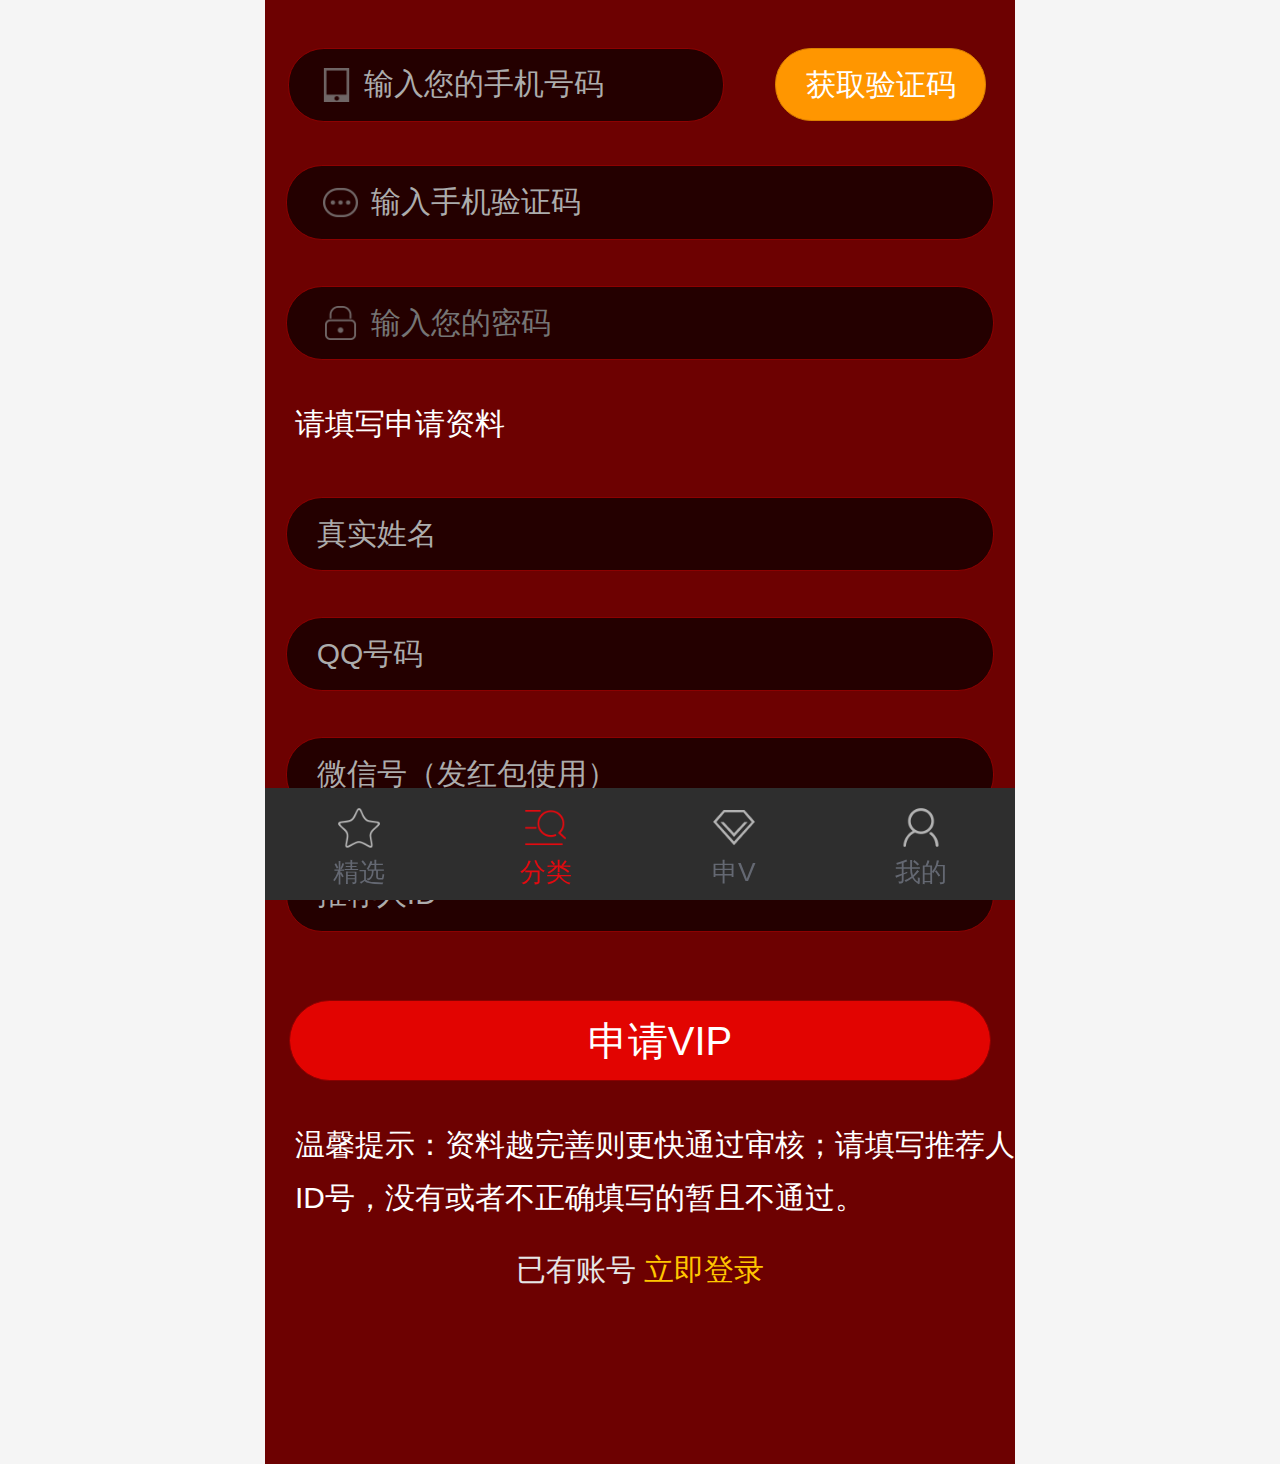
<file: apply_V.html>
﻿<!DOCTYPE html>
<html>
<head>
<meta http-equiv="Content-Type" content="text/html; charset=utf-8" />
<meta name="viewport" content="width=device-width, initial-scale=1.0, minimum-scale=1.0, maximum-scale=1.0, user-scalable=no" />
<meta name="format-detection" content="telephone=no" />
<meta name="apple-mobile-web-app-capable" content="yes" />
<title>申V页</title>
<link rel="stylesheet" type="text/css" href="css/publice.css"/>
<link rel="stylesheet" type="text/css" href="css/style.css"/>
<link rel="stylesheet" href="css/swiper.min.css">
<script src="js/jquery-1.10.1.min.js" type="text/javascript"></script>
<script type="text/javascript">        
	fnResize();
	var evt = "onorientationchange" in window ? "orientationchange" : "resize";
	window.addEventListener("resize", function() {
	    fnResize()
	}, false);
	function fnResize(){
	    var docWidth = document.documentElement.clientWidth,
	            body = document.getElementsByTagName('html')[0];
	if(docWidth >= 750) docWidth = 749;
	body.style.fontSize = docWidth / 20 + 'px';
	}
</script> 
<script src="js/swiper.min.js"></script>
<script type="text/javascript" src="js/style.js" ></script>
</head>
<body>
<div class="ts-wrap">
	<div class="apply_con">
		<p><input type="text" value="输入您的手机号码" class="testD text" onClick="test5()" onblur="test6()"  id="testC" /><a href="#" class="yzm">获取验证码</a></p>	
		<input type="text" value="输入手机验证码" class="testE text" onClick="test7()" onblur="test8()"  id="testD" />
		<input type="password" placeholder="输入您的密码" class="testF text"  onClick="test9()" onblur="test10()"  id="testE" />
		<p class="p1">请填写申请资料</p>
		<input type="text" value="真实姓名" class="testG text" onClick="testa()" onblur="testb()"  id="testF" />
		<input type="text" value="QQ号码" class="testH text"  onClick="testc()" onblur="testd()"  id="testG" />
		<input type="text" value="微信号（发红包使用）" class="testI text" onClick="teste()" onblur="testf()"  id="testH" />
		<input type="text" value="推荐人ID" class="testJ text"  onClick="testg()" onblur="testh()"  id="testI" />
		<input type="button" value="申请VIP" class="testK text" />
		<p class="p1">温馨提示：资料越完善则更快通过审核；请填写推荐人ID号，没有或者不正确填写的暂且不通过。</p>
		<p class="p2">已有账号 <a href="login.html">立即登录</a> </p>
	</div>
	<!--固定底部 S-->
	<div class="ts-bottom-fix">
		<div class="ts-inner-wrap">
			<ul class="clearfix">
				<li class="normal"><a href="index.html"><i class="ico ind"></i><span>精选</span></a></li>
				<li class="normal"><a href="category_page.html" class="cur"><i class="ico show"></i><span>分类</span></a></li>
				<li class="normal mrl"><a href="apply_V.html"><i class="ico con"></i><span>申V</span></a></li>
				<li class="normal"><a href="personal.html"><i class="ico shop"></i><span>我的</span></a></li>
			</ul>
		</div>
	</div>
	<!--固定底部 E-->
</div>	
</body>
</html>
</file>
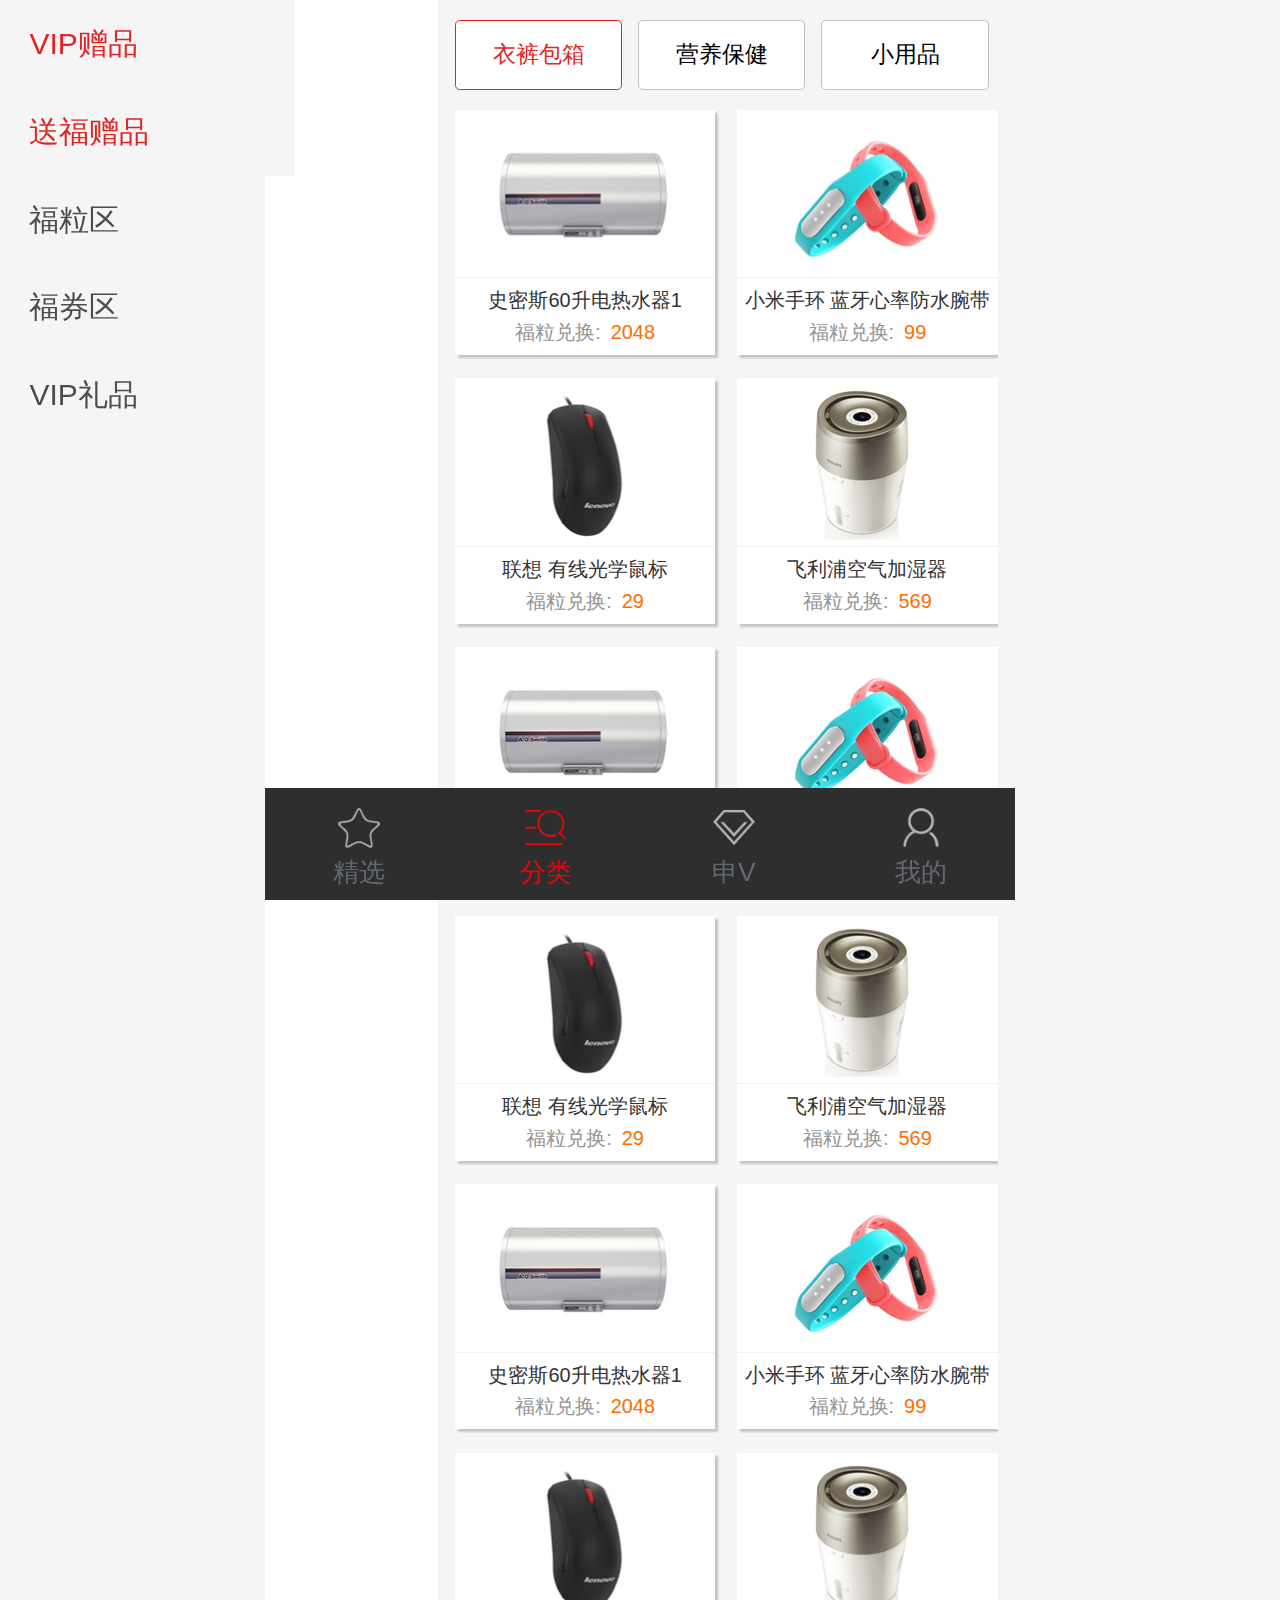
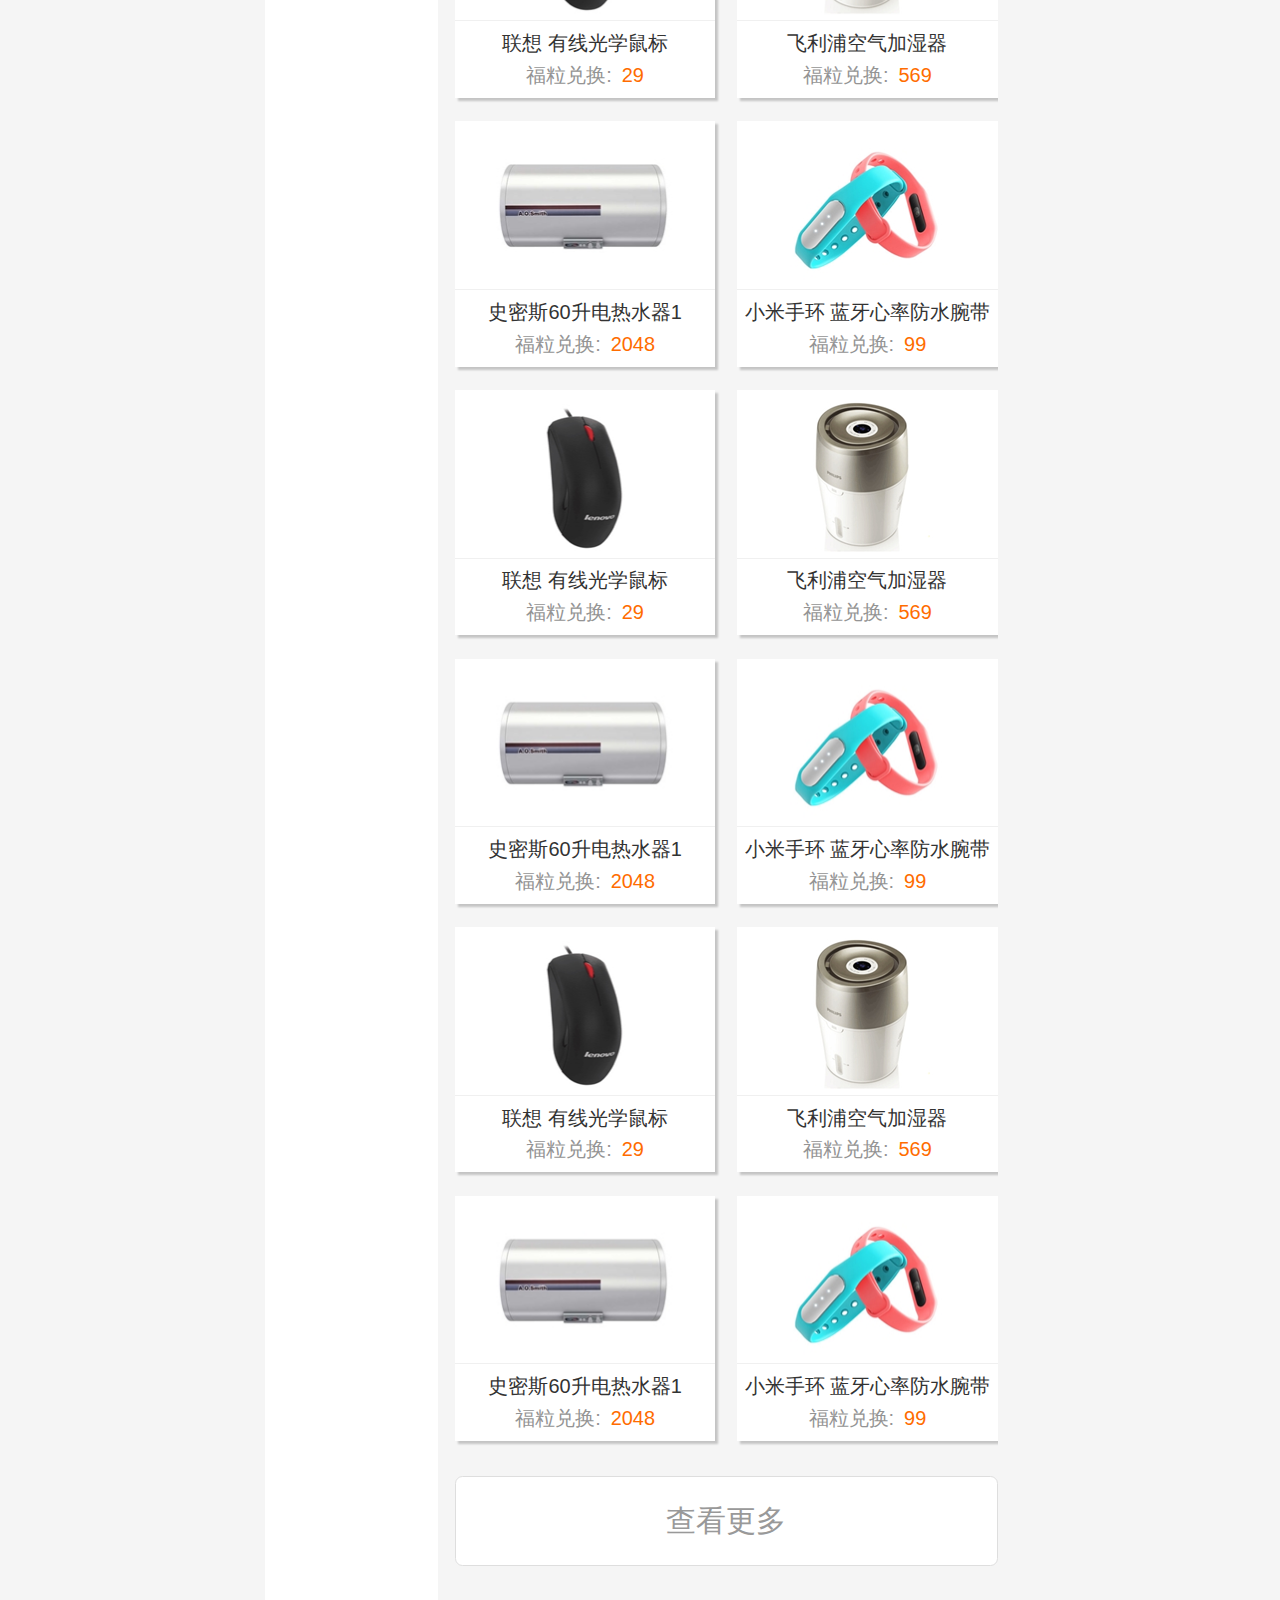
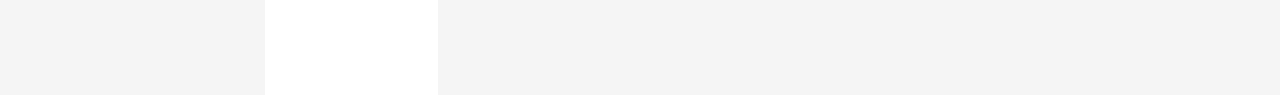
<file: category_page.html>
﻿<!DOCTYPE html>
<html>
<head>
<meta http-equiv="Content-Type" content="text/html; charset=utf-8" />
<meta name="viewport" content="width=device-width, initial-scale=1.0, minimum-scale=1.0, maximum-scale=1.0, user-scalable=no" />
<meta name="format-detection" content="telephone=no" />
<meta name="apple-mobile-web-app-capable" content="yes" />
<title>分类页</title>
<link rel="stylesheet" type="text/css" href="css/publice.css"/>
<link rel="stylesheet" type="text/css" href="css/style.css"/>
<link rel="stylesheet" href="css/swiper.min.css">
<script src="js/jquery-1.10.1.min.js" type="text/javascript"></script>
<script type="text/javascript">        
	fnResize();
	var evt = "onorientationchange" in window ? "orientationchange" : "resize";
	window.addEventListener("resize", function() {
	    fnResize()
	}, false);
	function fnResize(){
	    var docWidth = document.documentElement.clientWidth,
	            body = document.getElementsByTagName('html')[0];
	if(docWidth >= 750) docWidth = 749;
	body.style.fontSize = docWidth / 20 + 'px';
	}
</script> 
<script src="js/swiper.min.js"></script>
<script type="text/javascript" src="js/style.js" ></script>
<script type="text/javascript" src="js/jquery.js" ></script>
<script type="text/javascript" src="js/jquery.superslide.2.1.1.js" ></script>
<script type="text/javascript" src="js/style.js" ></script>
</head>
<body>
<div class="ts-wrap">
	<div class="category_con">
		<div class="category_l">
			<ul>
				<li>
					<a href="#">VIP赠品</a>
				</li>
				<li>
					<a href="#" class="cur">送福赠品</a>
				</li>
				<li>
					<a href="#">福粒区</a>
				</li>
				<li>
					<a href="#">福券区</a>
				</li>
				<li>
					<a href="#">VIP礼品</a>
				</li>
			</ul>
		</div>
		<div class="category_r">
			<div class="slideTxtBox_cate">
				<div class="hd">
					<ul><li>衣裤包箱</li><li>营养保健</li><li class="last">小用品</li></ul>
				</div>
				<div class="bd">
					<ul>
						<li>
							<dl>
								<dd>
									<a href="product_details.html">
										<img src="images/cate_pic1.png">
										<div class="wz">
											<h2>史密斯60升电热水器1</h2>
											<p>福粒兑换:<span>2048</span></p>
										</div>
									</a>
								</dd>
								<dd>
									<a href="product_details.html">
										<img src="images/cate_pic2.png">
										<div class="wz">
											<h2>小米手环 蓝牙心率防水腕带</h2>
											<p>福粒兑换:<span>99</span></p>
										</div>
									</a>
								</dd>
								<dd>
									<a href="product_details.html">
										<img src="images/cate_pic3.png">
										<div class="wz">
											<h2>联想 有线光学鼠标</h2>
											<p>福粒兑换:<span>29</span></p>
										</div>
									</a>
								</dd>
								<dd>
									<a href="product_details.html">
										<img src="images/cate_pic4.png">
										<div class="wz">
											<h2>飞利浦空气加湿器</h2>
											<p>福粒兑换:<span>569</span></p>
										</div>
									</a>
								</dd>
								<dd>
									<a href="product_details.html">
										<img src="images/cate_pic1.png">
										<div class="wz">
											<h2>史密斯60升电热水器1</h2>
											<p>福粒兑换:<span>2048</span></p>
										</div>
									</a>
								</dd>
								<dd>
									<a href="product_details.html">
										<img src="images/cate_pic2.png">
										<div class="wz">
											<h2>小米手环 蓝牙心率防水腕带</h2>
											<p>福粒兑换:<span>99</span></p>
										</div>
									</a>
								</dd>
								<dd>
									<a href="product_details.html">
										<img src="images/cate_pic3.png">
										<div class="wz">
											<h2>联想 有线光学鼠标</h2>
											<p>福粒兑换:<span>29</span></p>
										</div>
									</a>
								</dd>
								<dd>
									<a href="product_details.html">
										<img src="images/cate_pic4.png">
										<div class="wz">
											<h2>飞利浦空气加湿器</h2>
											<p>福粒兑换:<span>569</span></p>
										</div>
									</a>
								</dd>
								<dd>
									<a href="product_details.html">
										<img src="images/cate_pic1.png">
										<div class="wz">
											<h2>史密斯60升电热水器1</h2>
											<p>福粒兑换:<span>2048</span></p>
										</div>
									</a>
								</dd>
								<dd>
									<a href="product_details.html">
										<img src="images/cate_pic2.png">
										<div class="wz">
											<h2>小米手环 蓝牙心率防水腕带</h2>
											<p>福粒兑换:<span>99</span></p>
										</div>
									</a>
								</dd>
								<dd>
									<a href="product_details.html">
										<img src="images/cate_pic3.png">
										<div class="wz">
											<h2>联想 有线光学鼠标</h2>
											<p>福粒兑换:<span>29</span></p>
										</div>
									</a>
								</dd>
								<dd>
									<a href="product_details.html">
										<img src="images/cate_pic4.png">
										<div class="wz">
											<h2>飞利浦空气加湿器</h2>
											<p>福粒兑换:<span>569</span></p>
										</div>
									</a>
								</dd>
								<dd>
									<a href="product_details.html">
										<img src="images/cate_pic1.png">
										<div class="wz">
											<h2>史密斯60升电热水器1</h2>
											<p>福粒兑换:<span>2048</span></p>
										</div>
									</a>
								</dd>
								<dd>
									<a href="product_details.html">
										<img src="images/cate_pic2.png">
										<div class="wz">
											<h2>小米手环 蓝牙心率防水腕带</h2>
											<p>福粒兑换:<span>99</span></p>
										</div>
									</a>
								</dd>
								<dd>
									<a href="product_details.html">
										<img src="images/cate_pic3.png">
										<div class="wz">
											<h2>联想 有线光学鼠标</h2>
											<p>福粒兑换:<span>29</span></p>
										</div>
									</a>
								</dd>
								<dd>
									<a href="product_details.html">
										<img src="images/cate_pic4.png">
										<div class="wz">
											<h2>飞利浦空气加湿器</h2>
											<p>福粒兑换:<span>569</span></p>
										</div>
									</a>
								</dd>
								<dd>
									<a href="product_details.html">
										<img src="images/cate_pic1.png">
										<div class="wz">
											<h2>史密斯60升电热水器1</h2>
											<p>福粒兑换:<span>2048</span></p>
										</div>
									</a>
								</dd>
								<dd>
									<a href="product_details.html">
										<img src="images/cate_pic2.png">
										<div class="wz">
											<h2>小米手环 蓝牙心率防水腕带</h2>
											<p>福粒兑换:<span>99</span></p>
										</div>
									</a>
								</dd>
								<dd>
									<a href="product_details.html">
										<img src="images/cate_pic3.png">
										<div class="wz">
											<h2>联想 有线光学鼠标</h2>
											<p>福粒兑换:<span>29</span></p>
										</div>
									</a>
								</dd>
								<dd>
									<a href="product_details.html">
										<img src="images/cate_pic4.png">
										<div class="wz">
											<h2>飞利浦空气加湿器</h2>
											<p>福粒兑换:<span>569</span></p>
										</div>
									</a>
								</dd>
								<dd>
									<a href="product_details.html">
										<img src="images/cate_pic1.png">
										<div class="wz">
											<h2>史密斯60升电热水器1</h2>
											<p>福粒兑换:<span>2048</span></p>
										</div>
									</a>
								</dd>
								<dd>
									<a href="product_details.html">
										<img src="images/cate_pic2.png">
										<div class="wz">
											<h2>小米手环 蓝牙心率防水腕带</h2>
											<p>福粒兑换:<span>99</span></p>
										</div>
									</a>
								</dd>
							</dl>
							<div class="more"><a style="cursor: pointer;" onclick="javascipt:;">查看更多</a></div>
						</li>
					</ul>
					<ul>
						<li>
							<dl>
								<dd>
									<a href="product_details.html">
										<img src="images/cate_pic1.png">
										<div class="wz">
											<h2>史密斯60升电热水器2</h2>
											<p>福粒兑换:<span>2048</span></p>
										</div>
									</a>
								</dd>
								<dd>
									<a href="product_details.html">
										<img src="images/cate_pic2.png">
										<div class="wz">
											<h2>小米手环 蓝牙心率防水腕带</h2>
											<p>福粒兑换:<span>99</span></p>
										</div>
									</a>
								</dd>
								<dd>
									<a href="product_details.html">
										<img src="images/cate_pic3.png">
										<div class="wz">
											<h2>联想 有线光学鼠标</h2>
											<p>福粒兑换:<span>29</span></p>
										</div>
									</a>
								</dd>
								<dd>
									<a href="product_details.html">
										<img src="images/cate_pic4.png">
										<div class="wz">
											<h2>飞利浦空气加湿器</h2>
											<p>福粒兑换:<span>569</span></p>
										</div>
									</a>
								</dd>
								<dd>
									<a href="product_details.html">
										<img src="images/cate_pic1.png">
										<div class="wz">
											<h2>史密斯60升电热水器1</h2>
											<p>福粒兑换:<span>2048</span></p>
										</div>
									</a>
								</dd>
								<dd>
									<a href="product_details.html">
										<img src="images/cate_pic2.png">
										<div class="wz">
											<h2>小米手环 蓝牙心率防水腕带</h2>
											<p>福粒兑换:<span>99</span></p>
										</div>
									</a>
								</dd>
								<dd>
									<a href="product_details.html">
										<img src="images/cate_pic3.png">
										<div class="wz">
											<h2>联想 有线光学鼠标</h2>
											<p>福粒兑换:<span>29</span></p>
										</div>
									</a>
								</dd>
								<dd>
									<a href="product_details.html">
										<img src="images/cate_pic4.png">
										<div class="wz">
											<h2>飞利浦空气加湿器</h2>
											<p>福粒兑换:<span>569</span></p>
										</div>
									</a>
								</dd>
								<dd>
									<a href="product_details.html">
										<img src="images/cate_pic1.png">
										<div class="wz">
											<h2>史密斯60升电热水器1</h2>
											<p>福粒兑换:<span>2048</span></p>
										</div>
									</a>
								</dd>
								<dd>
									<a href="product_details.html">
										<img src="images/cate_pic2.png">
										<div class="wz">
											<h2>小米手环 蓝牙心率防水腕带</h2>
											<p>福粒兑换:<span>99</span></p>
										</div>
									</a>
								</dd>
								<dd>
									<a href="product_details.html">
										<img src="images/cate_pic3.png">
										<div class="wz">
											<h2>联想 有线光学鼠标</h2>
											<p>福粒兑换:<span>29</span></p>
										</div>
									</a>
								</dd>
								<dd>
									<a href="product_details.html">
										<img src="images/cate_pic4.png">
										<div class="wz">
											<h2>飞利浦空气加湿器</h2>
											<p>福粒兑换:<span>569</span></p>
										</div>
									</a>
								</dd>
								<dd>
									<a href="product_details.html">
										<img src="images/cate_pic1.png">
										<div class="wz">
											<h2>史密斯60升电热水器1</h2>
											<p>福粒兑换:<span>2048</span></p>
										</div>
									</a>
								</dd>
								<dd>
									<a href="product_details.html">
										<img src="images/cate_pic2.png">
										<div class="wz">
											<h2>小米手环 蓝牙心率防水腕带</h2>
											<p>福粒兑换:<span>99</span></p>
										</div>
									</a>
								</dd>
								<dd>
									<a href="product_details.html">
										<img src="images/cate_pic3.png">
										<div class="wz">
											<h2>联想 有线光学鼠标</h2>
											<p>福粒兑换:<span>29</span></p>
										</div>
									</a>
								</dd>
								<dd>
									<a href="product_details.html">
										<img src="images/cate_pic4.png">
										<div class="wz">
											<h2>飞利浦空气加湿器</h2>
											<p>福粒兑换:<span>569</span></p>
										</div>
									</a>
								</dd>
								<dd>
									<a href="product_details.html">
										<img src="images/cate_pic1.png">
										<div class="wz">
											<h2>史密斯60升电热水器1</h2>
											<p>福粒兑换:<span>2048</span></p>
										</div>
									</a>
								</dd>
								<dd>
									<a href="product_details.html">
										<img src="images/cate_pic2.png">
										<div class="wz">
											<h2>小米手环 蓝牙心率防水腕带</h2>
											<p>福粒兑换:<span>99</span></p>
										</div>
									</a>
								</dd>
								<dd>
									<a href="product_details.html">
										<img src="images/cate_pic3.png">
										<div class="wz">
											<h2>联想 有线光学鼠标</h2>
											<p>福粒兑换:<span>29</span></p>
										</div>
									</a>
								</dd>
								<dd>
									<a href="product_details.html">
										<img src="images/cate_pic4.png">
										<div class="wz">
											<h2>飞利浦空气加湿器</h2>
											<p>福粒兑换:<span>569</span></p>
										</div>
									</a>
								</dd>
								<dd>
									<a href="product_details.html">
										<img src="images/cate_pic1.png">
										<div class="wz">
											<h2>史密斯60升电热水器1</h2>
											<p>福粒兑换:<span>2048</span></p>
										</div>
									</a>
								</dd>
								<dd>
									<a href="product_details.html">
										<img src="images/cate_pic2.png">
										<div class="wz">
											<h2>小米手环 蓝牙心率防水腕带</h2>
											<p>福粒兑换:<span>99</span></p>
										</div>
									</a>
								</dd>
							</dl>
							<div class="more"><a style="cursor: pointer;" onclick="javascipt:;">查看更多</a></div>
						</li>
					</ul>
					<ul>
						<li>
							<dl>
								<dd>
									<a href="product_details.html">
										<img src="images/cate_pic1.png">
										<div class="wz">
											<h2>史密斯60升电热水器3</h2>
											<p>福粒兑换:<span>2048</span></p>
										</div>
									</a>
								</dd>
								<dd>
									<a href="product_details.html">
										<img src="images/cate_pic2.png">
										<div class="wz">
											<h2>小米手环 蓝牙心率防水腕带</h2>
											<p>福粒兑换:<span>99</span></p>
										</div>
									</a>
								</dd>
								<dd>
									<a href="product_details.html">
										<img src="images/cate_pic3.png">
										<div class="wz">
											<h2>联想 有线光学鼠标</h2>
											<p>福粒兑换:<span>29</span></p>
										</div>
									</a>
								</dd>
								<dd>
									<a href="product_details.html">
										<img src="images/cate_pic4.png">
										<div class="wz">
											<h2>飞利浦空气加湿器</h2>
											<p>福粒兑换:<span>569</span></p>
										</div>
									</a>
								</dd>
								<dd>
									<a href="product_details.html">
										<img src="images/cate_pic1.png">
										<div class="wz">
											<h2>史密斯60升电热水器1</h2>
											<p>福粒兑换:<span>2048</span></p>
										</div>
									</a>
								</dd>
								<dd>
									<a href="product_details.html">
										<img src="images/cate_pic2.png">
										<div class="wz">
											<h2>小米手环 蓝牙心率防水腕带</h2>
											<p>福粒兑换:<span>99</span></p>
										</div>
									</a>
								</dd>
								<dd>
									<a href="product_details.html">
										<img src="images/cate_pic3.png">
										<div class="wz">
											<h2>联想 有线光学鼠标</h2>
											<p>福粒兑换:<span>29</span></p>
										</div>
									</a>
								</dd>
								<dd>
									<a href="product_details.html">
										<img src="images/cate_pic4.png">
										<div class="wz">
											<h2>飞利浦空气加湿器</h2>
											<p>福粒兑换:<span>569</span></p>
										</div>
									</a>
								</dd>
								<dd>
									<a href="product_details.html">
										<img src="images/cate_pic1.png">
										<div class="wz">
											<h2>史密斯60升电热水器1</h2>
											<p>福粒兑换:<span>2048</span></p>
										</div>
									</a>
								</dd>
								<dd>
									<a href="product_details.html">
										<img src="images/cate_pic2.png">
										<div class="wz">
											<h2>小米手环 蓝牙心率防水腕带</h2>
											<p>福粒兑换:<span>99</span></p>
										</div>
									</a>
								</dd>
								<dd>
									<a href="product_details.html">
										<img src="images/cate_pic3.png">
										<div class="wz">
											<h2>联想 有线光学鼠标</h2>
											<p>福粒兑换:<span>29</span></p>
										</div>
									</a>
								</dd>
								<dd>
									<a href="product_details.html">
										<img src="images/cate_pic4.png">
										<div class="wz">
											<h2>飞利浦空气加湿器</h2>
											<p>福粒兑换:<span>569</span></p>
										</div>
									</a>
								</dd>
								<dd>
									<a href="product_details.html">
										<img src="images/cate_pic1.png">
										<div class="wz">
											<h2>史密斯60升电热水器1</h2>
											<p>福粒兑换:<span>2048</span></p>
										</div>
									</a>
								</dd>
								<dd>
									<a href="product_details.html">
										<img src="images/cate_pic2.png">
										<div class="wz">
											<h2>小米手环 蓝牙心率防水腕带</h2>
											<p>福粒兑换:<span>99</span></p>
										</div>
									</a>
								</dd>
								<dd>
									<a href="product_details.html">
										<img src="images/cate_pic3.png">
										<div class="wz">
											<h2>联想 有线光学鼠标</h2>
											<p>福粒兑换:<span>29</span></p>
										</div>
									</a>
								</dd>
								<dd>
									<a href="product_details.html">
										<img src="images/cate_pic4.png">
										<div class="wz">
											<h2>飞利浦空气加湿器</h2>
											<p>福粒兑换:<span>569</span></p>
										</div>
									</a>
								</dd>
								<dd>
									<a href="product_details.html">
										<img src="images/cate_pic1.png">
										<div class="wz">
											<h2>史密斯60升电热水器1</h2>
											<p>福粒兑换:<span>2048</span></p>
										</div>
									</a>
								</dd>
								<dd>
									<a href="product_details.html">
										<img src="images/cate_pic2.png">
										<div class="wz">
											<h2>小米手环 蓝牙心率防水腕带</h2>
											<p>福粒兑换:<span>99</span></p>
										</div>
									</a>
								</dd>
								<dd>
									<a href="product_details.html">
										<img src="images/cate_pic3.png">
										<div class="wz">
											<h2>联想 有线光学鼠标</h2>
											<p>福粒兑换:<span>29</span></p>
										</div>
									</a>
								</dd>
								<dd>
									<a href="product_details.html">
										<img src="images/cate_pic4.png">
										<div class="wz">
											<h2>飞利浦空气加湿器</h2>
											<p>福粒兑换:<span>569</span></p>
										</div>
									</a>
								</dd>
								<dd>
									<a href="product_details.html">
										<img src="images/cate_pic1.png">
										<div class="wz">
											<h2>史密斯60升电热水器1</h2>
											<p>福粒兑换:<span>2048</span></p>
										</div>
									</a>
								</dd>
								<dd>
									<a href="product_details.html">
										<img src="images/cate_pic2.png">
										<div class="wz">
											<h2>小米手环 蓝牙心率防水腕带</h2>
											<p>福粒兑换:<span>99</span></p>
										</div>
									</a>
								</dd>
							</dl>
							<div class="more"><a style="cursor: pointer;" onclick="javascipt:;">查看更多</a></div>
						</li>
					</ul>
				</div>
			</div>
		</div>
	</div>
	<!--固定底部 S-->
	<div class="ts-bottom-fix">
		<div class="ts-inner-wrap">
			<ul class="clearfix">
				<li class="normal"><a href="index.html"><i class="ico ind"></i><span>精选</span></a></li>
				<li class="normal"><a href="category_page.html" class="cur"><i class="ico show"></i><span>分类</span></a></li>
				<li class="normal mrl"><a href="apply_V.html"><i class="ico con"></i><span>申V</span></a></li>
				<li class="normal"><a href="personal.html"><i class="ico shop"></i><span>我的</span></a></li>
			</ul>
		</div>
	</div>
	<!--固定底部 E-->
</div>
</body>
</html>
<script type="text/javascript">
	$('.more').click(function() {
		var html = '<dd style="display:none;" class="new"><a href="#"><img src="images/cate_pic1.png"><div class="wz"><h2>史密斯60升电热水器</h2><p>福粒兑换:<span>2048</span></p></div></a></dd>'
		html += html;
		html += html;
		$('.slideTxtBox_cate .bd dl').append(html);
		$('.slideTxtBox_cate .bd dl').find('.new').fadeIn(1000);
	});
</script>
</file>
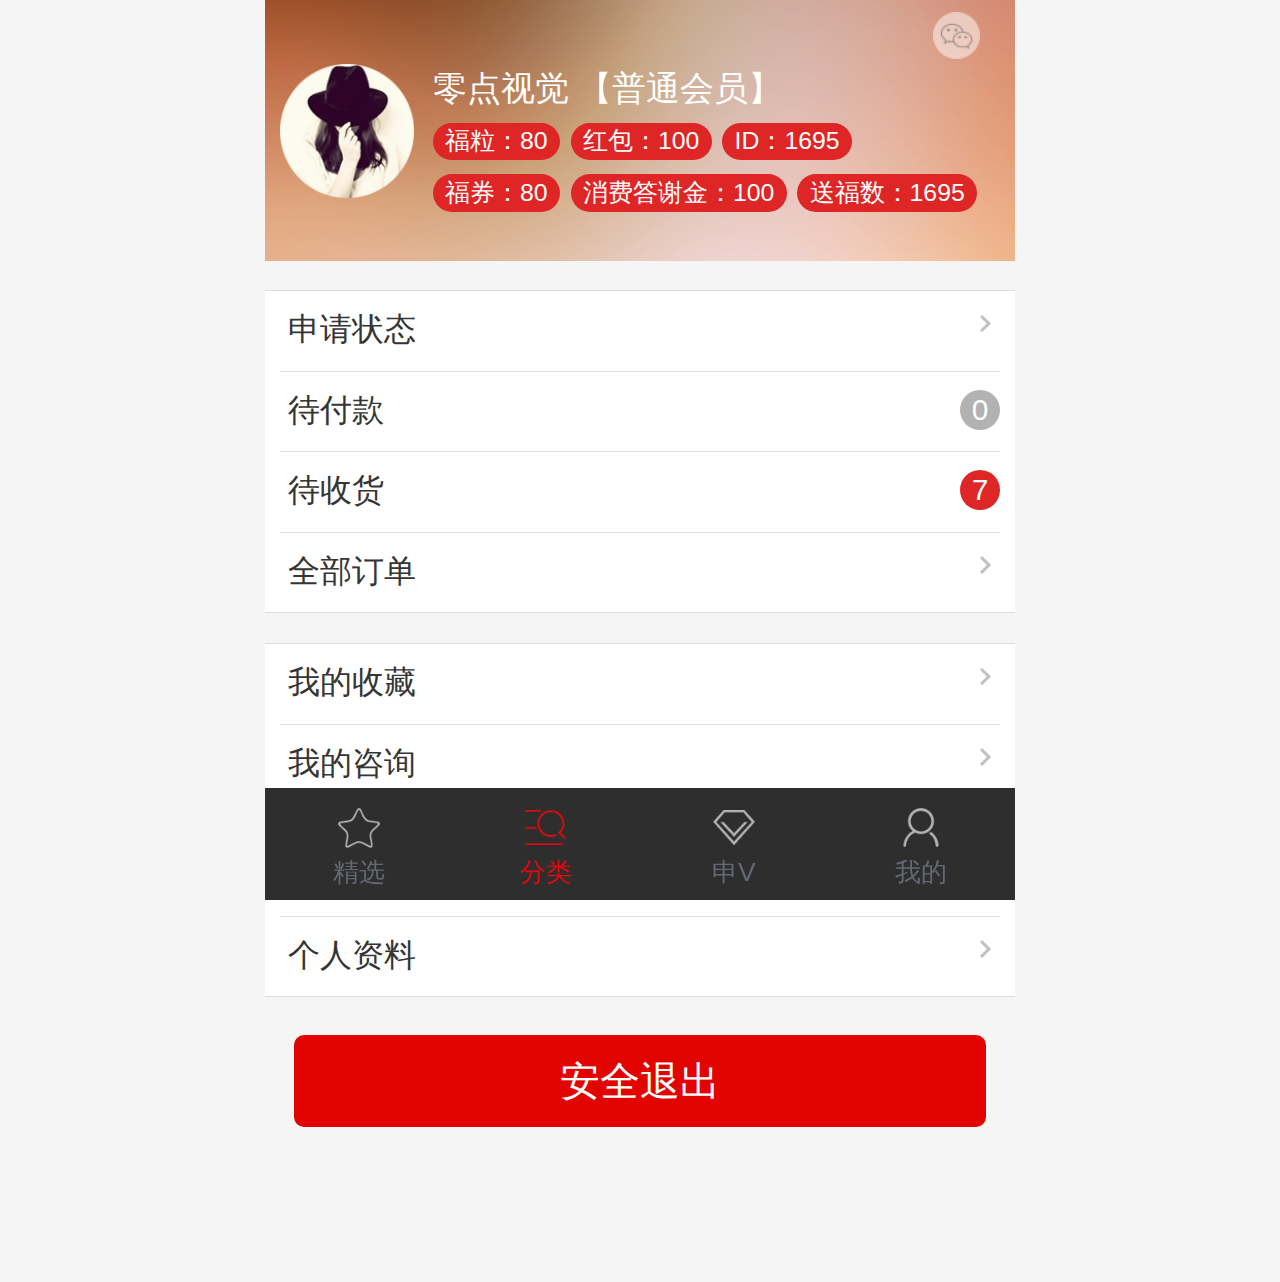
<file: personal.html>
﻿<!DOCTYPE html>
<html>
<head>
<meta http-equiv="Content-Type" content="text/html; charset=utf-8" />
<meta name="viewport" content="width=device-width, initial-scale=1.0, minimum-scale=1.0, maximum-scale=1.0, user-scalable=no" />
<meta name="format-detection" content="telephone=no" />
<meta name="apple-mobile-web-app-capable" content="yes" />
<title>个人中心页</title>
<link rel="stylesheet" type="text/css" href="css/publice.css"/>
<link rel="stylesheet" type="text/css" href="css/style.css"/>
<link rel="stylesheet" href="css/swiper.min.css">
<script src="js/jquery-1.10.1.min.js" type="text/javascript"></script>
<script type="text/javascript">        
	fnResize();
	var evt = "onorientationchange" in window ? "orientationchange" : "resize";
	window.addEventListener("resize", function() {
	    fnResize()
	}, false);
	function fnResize(){
	    var docWidth = document.documentElement.clientWidth,
	            body = document.getElementsByTagName('html')[0];
	if(docWidth >= 750) docWidth = 749;
	body.style.fontSize = docWidth / 20 + 'px';
	}
</script> 
<script src="js/swiper.min.js"></script>
<script type="text/javascript" src="js/style.js" ></script>
</head>
<body>
<div class="ts-wrap">
	<div class="personal_top">
		<div class="per_tp">
			<img src="images/pers_pic1.png">
		</div>
		<div class="pers_wz">
			<p>零点视觉 【普通会员】</p>
			<div class="tag">
				<span>福粒：80</span>
				<span>红包：100</span>
				<span>ID：1695</span>
			</div>
			<div class="tag">
				<span>福券：80</span>
				<span>消费答谢金：100</span>
				<span>送福数：1695</span>
			</div>
		</div>
		<div class="ewm">
			<ul id="social" class="social">
				<li class="slist"> 
			      	<a class="sfocus weixin" href="javascript:void(0);"><img src="images/wx_icon.png"></a>
			        <div class="fadin fadina">
						<img src="images/ewm_pic.png">
					</div>
			    </li>
			</ul>
		</div>
	</div>
	<div class="personal_mid">
		<ul>
			<li>
				<p>申请状态</p><span><img src="images/arrow.png"></span>
			</li>
			<li>
				<p>待付款</p><span class="sz colora">0</span>
			</li>
			<li>
				<p>待收货</p><span class="sz colorb">7</span>
			</li>
			<li class="last">
				<p>全部订单</p><span><img src="images/arrow.png"></span>
			</li>
		</ul>
	</div>
	<div class="personal_mid">
		<ul>
			<li>
				<p>我的收藏</p><span><img src="images/arrow.png"></span>
			</li>
			<li class="last">
				<p>我的咨询</p><span><img src="images/arrow.png"></span>
			</li>
		</ul>
	</div>
	<div class="personal_mid">
		<ul>
			<li>
				<p>我的收货地址</p><span><img src="images/arrow.png"></span>
			</li>
			<li class="last">
				<p>个人资料</p><span><img src="images/arrow.png"></span>
			</li>
		</ul>
	</div>
	<div class="personal_bot">
		<input type="button" value="安全退出" class="aqtc" />
	</div>
	
	<!--固定底部 S-->
	<div class="ts-bottom-fix">
		<div class="ts-inner-wrap">
			<ul class="clearfix">
				<li class="normal"><a href="index.html"><i class="ico ind"></i><span>精选</span></a></li>
				<li class="normal"><a href="category_page.html" class="cur"><i class="ico show"></i><span>分类</span></a></li>
				<li class="normal mrl"><a href="apply_V.html"><i class="ico con"></i><span>申V</span></a></li>
				<li class="normal"><a href="personal.html"><i class="ico shop"></i><span>我的</span></a></li>
			</ul>
		</div>
	</div>
	<!--固定底部 E-->
</div>
</body>
</html>
<script>
	var mark=1;
	$(".slist").bind("click", function(){
		if(mark==1){//把他展开
			$(this).children('.fadin').fadeIn();
			mark=2;
		}else if(mark==2){//收缩
			$(this).children('.fadin').fadeOut();
			mark=1;
		}
	});
</script>
</file>
<file: css/style.css>
﻿/*首页*/
.ts-wrap{ min-width: 320px; max-width: 750px; margin: 0 auto;}
/*top*/
.topWrap{
	width: 96%;
	height: 3.0703em;
	padding: 0 2%;
	margin: 0 auto;
	overflow: hidden;
	line-height:2.9703em;
	position: relative;
	background:#fff;
	box-shadow: 5px 5px 5px rgba(0,0,0,0.1);
}
.topWrap ul li{
	display: inline-block;
	width: 19%;
	text-align: center;
	font-size: 1.2793em;
}
.topWrap ul li a{
	display: block;
	color: #505050;
	border-bottom:2px solid #fff;
}
.topWrap ul li:hover a,
.topWrap ul li.cur a{
	color: #e70000;
	border-bottom:2px solid #e70000;
}
/* 滑动焦点图 */
.swiper-container {
	height: auto;
	width: 100%;
	text-align: center;
	margin: 0 auto;
	position: relative;
	overflow: hidden;
	z-index: 5;
}

.swiper-wrapper {
	position: relative;
	z-index: 10;
}

.swiper-slide {
	position: relative;
	text-align: center;
	float: left;
}
.swiper-slide img {
	width: 100%;
	vertical-align: middle;
	position: relative;
}

.swiper-pagination {
	position: absolute;
	text-align: center;
	transition: all 300ms ease 0s;
	transform: translate3d(0px, 0px, 0px);
	z-index: 10;
	bottom: 1em;
	left: 0px;
	width: 100%;
}

.swiper-pagination-switch {
	width: 0.46em;
	height: 0.46em;
	display: inline-block;
	border-radius: 50%;
	background: #fff;
	opacity: 0.6;
	margin: 0 0.3em;
}

.swiper-active-switch {
	opacity: 1;
	background: #fff;
}
/*分类导航*/
.ts-fenlei-nav {
	background: #fff;
	margin: 0 auto;
	border-bottom: 1px solid #e0e0e0;
}

.ts-fenlei-nav ul li {
	float: left;
	width: 25%;
	text-align: center;
	padding: 1.125em 0;
}

.ts-fenlei-nav ul li a {
	display: block;
}

.ts-fenlei-nav ul li span {
	display: block;
	color: #464646;
	font-size: 1.1087em;
}

.ts-fenlei-nav ul li i {
	display: inline-block;
	width: 4.74em;
	height: 4.75em;
	margin: 0 auto 0.5em;
}

.ts-fenlei-nav ul li i.ico-shop {
	background: url(../images/class_pic1.png) no-repeat;
	background-size: 100%;
}

.ts-fenlei-nav ul li i.ico-dea {
	background: url(../images/class_pic2.png) no-repeat;
	background-size: 100%;
}

.ts-fenlei-nav ul li i.ico-show {
	background: url(../images/class_pic3.png) no-repeat;
	background-size: 100%;
}

.ts-fenlei-nav ul li i.ico-hon {
	background: url(../images/class_pic4.png) no-repeat;
	background-size: 100%;
}

/*茶品图片*/
.goods_picALL{
	margin-top: 1em;
	background: #fff;
	padding-bottom: 1em;
	border-top: 1px solid #e4e4e4;
}
.goods_picALL .title{
	margin: 0 1%;
	padding-top: 0.86em;
}
.goods_picALL .title h2{
	background: url(../images/title_bg.png) no-repeat 0 0;
	background-size: 100%;
	height: auto;
	font-size:1.2793em;
	color: #383838;
	text-align: center;
	line-height: 2em;
}
.goods_picALL .titlea h2{
	background: url(../images/title_bg1.png) no-repeat 0 0;
	background-size: 100%;
}
.goods_picALL .titleb h2{
	background: url(../images/title_bg2.png) no-repeat 0 0;
	background-size: 100%;
	line-height: 3.7100em;
}
.goods_picALL .title p{
	width: 96%;
	margin:0em auto 0;
	font-size: 1.02em;
	color: #dd2626;
	text-align: center;
	line-height: 1.5em;
}

.goods_picALL .goods-cont ul {
	margin: 1.2% 2%;
	padding-bottom: 1em;
}

.goods_picALL .goods-cont li {
	float: left;
	width: 100%;
	overflow: hidden;
	position: relative;
	margin: 1em auto 0;
	text-align: center;
}

.goods_picALL .goods-cont li img {
	display:block;
	width: 100%;
}
.goods_picALL .goods-cont li p{
	font-size:1.1087em ;
	color: #262626;
	margin-top: 0.42em;
}

.goods_picALL .more {
	width:96%;
	margin: 0 auto;
	height:2.5379em;
	text-align: center;
	font-size:1.4498em ;
	line-height:2.5379em;
	background: #f9f9f9;
	border: 1px solid #c8c8c8;
	border-radius:0.35em;
	margin-top:2%;
}

.goods_picALL .more a {
	display: block;
	color: #5e5e5e;
}

/*常见问题*/
.common_problem{
	padding-bottom: 0em;
	border-bottom: 1px solid #e4e4e4;
}
.problem_con{
	width: 100%;
	margin:0.7575em auto 0;
	height: auto;
	overflow: hidden;	
}
.problem_con ul li{
	display: block;
	width: 96%;
	margin: 0 auto;
	padding:1em  0;
	border-bottom: 1px solid #e6e6e6;
}
.problem_con ul li.last{
	border-bottom: none;
}
.problem_con ul li h2{
	font-size: 1.1940em;
	color: #dd2626;
	margin-bottom: 0.45em;
}
.problem_con ul li h2 em{
	display: inline-block;
	width:1.2940em;
	height: 1.1940em;
	background: url(../images/prob_icon.png) no-repeat 0 0;
	background-size: 100%;
	position: relative;
	top: 0.25em;
	margin-right: 0.45em;
}
.problem_con ul li p{
	font-size: 1.02em;
	color: #666666;
	line-height: 1.7em;
}

/*贴心服务*/

.server_con {
	width: 96%;
	background: #fff;
	margin: 0 auto;
	height: auto;
}

.server_con ul li {
	float: left;
	width:33%;
	text-align: center;
	padding: 1.125em 0;
}

.server_con ul li a {
	display: block;
}
.server_con ul li span {
	display: block;
	color: #464646;
	font-size: 1.1087em;
}

.server_con ul li i {
	display: inline-block;
	width:3.8379em;
	height:3.8379em;
	margin: 0 auto 0.5em;
}

.server_con ul li i.ico-shop {
	background: url(../images/server_icon1.png) no-repeat;
	background-size: 100%;
}

.server_con ul li i.ico-dea {
	background: url(../images/server_icon2.png) no-repeat;
	background-size: 100%;
}

.server_con ul li i.ico-show {
	background: url(../images/server_icon3.png) no-repeat;
	background-size: 100%;
}
.server_con .ewm{
	width: 100%;
	text-align: center;
	margin-bottom: 1.125em;
}
.server_con .ewm img{
	display: block;
	width:20%;
	position: relative;
	left: 50%;
	margin-left:-10%;
}
.server_con .ewm p{
	margin-top: 0.5em;
	color: #464646;
	font-size: 1.1087em;
}











.footer{
	width: 100%;
	height: auto;
	overflow: hidden;
	padding:1.53518em 0 ;
	background: #f5f5f5;
	margin-bottom:15%;
	text-align: center;
}
.footer p{
	font-size:1.02em;
	color: #848484;
	line-height: 1.5em;
}


/*fix-bottom*/
.ts-bottom-fix {
	position: fixed;
	bottom: 0;
	width: 100%;
	left: 0;
	z-index: 99;
}

.ts-bottom-fix .ts-inner-wrap {
	background: #2e2e2e;
	height: 4.8em;
	max-width: 750px;
	min-width: 320px;
	margin: 0 auto;
}

.ts-bottom-fix ul {
	position: relative;
	height: 100%;
}

.ts-bottom-fix ul li {
	float: left;
	text-align: center;
	font-size: 1.125em;
	width: 25%;
	height: 100%;
}

.ts-bottom-fix ul li a {
	display: block;
	width: 100%;
	height: 100%;
}

.ts-bottom-fix ul li i {
	display: block;
}

.ts-bottom-fix ul li.normal {
	margin: 0em auto;
	width: 25%;
}

.ts-bottom-fix ul li.normal i {
	width: 2em;
	height: 2em;
	margin:0.5em auto 0.2em;
	position: relative;
	font-style: normal;
}

.ts-bottom-fix ul li.normal i b {
	display: block;
	width: 1em;
	height: 1em;
	text-align: center;
	line-height: 1em;
	font-weight: normal;
	color: #fff;
	font-size: 0.8em;
	background: #ff4400;
	border-radius: 50%;
	-moz-border-radius: 50%;
	-webkit-border-radius: 50%;
	position: absolute;
	top: -0.2em;
	right: -0.3em;
}

.ts-bottom-fix ul li.normal i.ind {
	background: url(../images/foot_icon1.png) center center no-repeat;
	background-size: 1.9em auto;
}

.ts-bottom-fix ul li.normal i.show {
	background: url(../images/foot_icon2.png) center center no-repeat;
	background-size: 1.9em auto;
}

.ts-bottom-fix ul li.normal i.con {
	background: url(../images/foot_icon3.png) center center no-repeat;
	background-size: 1.9em auto;
}

.ts-bottom-fix ul li.normal i.shop {
	background: url(../images/foot_icon4.png) center center no-repeat;
	background-size: 1.9em auto;
}

.ts-bottom-fix ul li.normal span {
	color: #646872;
	font-style: normal;
}

.ts-bottom-fix ul li.normal a.cur span,
.ts-bottom-fix ul li.normal a:hover span {
	color: #e30a10;
}

.ts-bottom-fix ul li.normal a.cur i.ind,
.ts-bottom-fix ul li.normal a:hover i.ind {
	background: url(../images/foot_hicon1.png) center center no-repeat;
	background-size: 1.9em auto;
}

.ts-bottom-fix ul li.normal a.cur i.show,
.ts-bottom-fix ul li.normal a:hover i.show {
	background: url(../images/foot_hicon2.png) center center no-repeat;
	background-size: 1.9em auto;
}

.ts-bottom-fix ul li.normal a.cur i.con,
.ts-bottom-fix ul li.normal a:hover i.con {
	background: url(../images/foot_hicon3.png) center center no-repeat;
	background-size: 1.9em auto;
}

.ts-bottom-fix ul li.normal a.cur i.shop,
.ts-bottom-fix ul li.normal a:hover i.shop {
	background: url(../images/foot_hicon4.png) center center no-repeat;
	background-size: 1.9em auto;
}

.ts-bottom-fix ul li.normal:hover{
	background: #212121;
}

/*个人中心页*/
.personal_top{
	width: 96%;
	height:11.1300em;
	margin: 0 auto;
	background: url(../images/pers_bg.png) no-repeat 0 0;
	background-size: 100%;
	padding: 0 2%;
	overflow: hidden;
	position: relative;
	z-index: 1;
}
.personal_top .per_tp{
	width: 18.6%;
	float: left;
}
.personal_top img{
	display: inline-block;
	width:100%;
	margin-top: 2.7292em;
}
.personal_top .pers_wz{
	float:left ;
	margin-left:2.6%;
	width: 78.8%;
}
.personal_top .pers_wz p{
	display: block;
	font-size: 1.4498em;
	color: #ffffff;
	margin:2.1292em 0 0.5em 0;
}
.personal_top .pers_wz .tag{
	display: block;
	width: 100%;
	margin-bottom:0.6em;
}
.personal_top .pers_wz span{
	display: inline-block;
	padding: 0.25em 0.5em;
	border-radius:0.8em;
	background: #de2626;
	color: #fff;
	margin-right:0.1623em;
	font-size: 1.06em;
}
.personal_top .ewm{
	position: absolute;
	top: 0;
	right: 0;
	z-index: 2;
	width:20%;
	height:100%; 
}
.slist{
	display: block;
	position: relative; 
	z-index: 0; 
}
.slist.active{
	z-index: 9; 
}
.sfocus{
	display: block;
	width:100%;
	height:100%;
}
.ewm a.sfocus img{
	width: 2.0351em;
	height: 2.0351em;
	position: relative;
	margin-top: 0.5em;
	margin-left:45%;
}
.ewm .fadin{
	display: none;
	position: absolute;
}
.ewm .fadina{
	width:auto;
	height:auto;
	left:1.8em;
	text-align: center;
}
.ewm .fadina img{
	width:3.9791em;
	height: 3.9791em;
	margin-top: 0.7em;
}


.personal_mid{
	margin:1.2793em auto 0 ;
	width: 100%;
	border-top: 1px solid #dedede;
	border-bottom: 1px solid #dedede;
	background: #fff;
	overflow: hidden;
}
.personal_mid ul li{
	width: 96%;
	margin: 0 auto;
	line-height: 3.2673em;
	border-bottom: 1px solid #DEDEDE;
}
.personal_mid ul li.last{
	border: none;
}
.personal_mid ul li p{
	display: inline-block;
	font-size:1.3646em;
	color: #353535;
	width: 50%;
	text-align: left;
	text-indent: 0.25em;
}
.personal_mid ul li span{
	display: inline-block;
	text-align: right;
	float: right;
}
.personal_mid ul li span img{
	display: block;
	width: 80%;
	position: relative;
	top: 1em;
	right: 0.25em;
}
.personal_mid ul li span.sz{
	font-size: 1.2793em;
	color: #fff;
	border-radius: 50%;
	width: 1.3336em;
	height: 1.3336em;
	text-align: center;
	line-height: 1.3336em;
	margin-top: 0.6em;
}
.personal_mid ul li span.sz.colora{
	background: #b2b2b2;
}
.personal_mid ul li span.sz.colorb{
	background: #de2626;
}
.personal_bot{
	width: 96%;
	margin:1.6204em auto;
	height: auto;
	overflow: hidden;
	text-align: center;
	padding-bottom:5em;
}
.personal_bot input.aqtc{
	width:96%;
	margin: 0 auto;
	height: 2.3079em;
	text-align: center;
	line-height:2.3079em;
	color: #fff;
	font-size: 1.7057em;
	background: #e20401;
	border-radius: 0.25em;
}
/*简介页面*/
.brief_con{
	width: 100%;
	height: auto;
	margin: 0 auto;
	overflow: hidden;
	padding-bottom:4em;
}
.brief_con .item{
	width: 96%;
	margin: 0 auto;
	font-size:1.7057em;
	color: #232323;
	line-height: 2.7761em;
	border-bottom: 1px solid #DEDEDE;
	text-align: center;
	overflow: hidden;
}
.brief_con .item img{
	display: inline-block;
	width: 12%;
	margin-top: 0.42em;
}
.brief_mid{
	width: 100%;
	height:11.6844em;
	background: url(../images/title_bg4.png) no-repeat bottom center;
	background-size: 100%;
	text-align: center;
	overflow: hidden;
}
.brief_mid p{
	font-size: 1.2793em;
	color: #494949;
	line-height: 1.6em;
}
.brief_mid p.p1{
	margin-top: 1.7910em;
}
.brief_middle{
	width: 96%;
	margin: 2.388em auto 0;
}
.brief_middle .title{
	width: 100%;
	border-bottom: 1px solid #DEDEDE;
	text-align: center;
}
.brief_middle .title h2{
	display: inline-block;
	font-size: 1.5351em;
	color: #e20401;
	text-align: center;
	padding-bottom: 0.4em;
	border-bottom:2px solid #e20401;
}
.brief_middle p{
	font-size: 1.2793em;
	color: #3c3c3c;
	line-height: 1.5em;
	text-indent: 2em;
	margin-top:1.5em ;
}
.brief_bot{
	width: 100%;
	height: auto;
	margin:6.396em auto 3.8330em ;
	overflow: hidden;
}
.brief_bot img{
	display: block;
	width: 100%;
}
.brief_bot p{
	width: 96%;
	font-size: 1.2793em;
	color: #e20401;
	line-height: 1.6em;
	text-align: center;
}
.brief_bot p.p1{
	color: #3c3c3c;
	margin:1.5em auto 0;
}

/*登录页*/
.login_con{
	width: 100%;
	height: auto;
	margin: 0 auto;
	overflow: hidden;
	background: #f6f6f6;
	padding-bottom: 10em;
}
.login_con img {
	display: block;
	width:19.1897em;
	height: 10em;
	position: relative;
	left: 50%;
	margin-left:-9.59485em;
	margin-top: 3.4115em;
	margin-bottom:6.3965em ;
}
.login_con input.text{
	display: block;
	width: 23.5863em;
	height:2.4156em;
	margin: 0 auto 2.1321em;
	line-height: 2.0156em;
	border-radius:1.2em;
	font-size: 1.2793em;
	color: #929292;
}
.login_con input.testA{
	background:#ffffff url(../images/login_icon1.png) no-repeat 0.55em center;
	background-size:5%;
	text-indent:2em;
	border: 1px solid #dadada;
}
.login_con input.testB{
	background:#ffffff url(../images/login_icon2.png) no-repeat 0.55em center;
	background-size:5%;
	text-indent:2em;
	border: 1px solid #dadada;
}
.login_con input.testC{
	width:17.5863em;
	height:2.0156em;
	line-height: 2.0156em;
	margin-top: 1.7057em;
	background: #e20401;
	font-size:1.7057em ;
	color: #fff;
	cursor: pointer;
}
.login_con  p{
	text-align: center;
	font-size:1.1940em ;
	color: #acacac;
}
.login_con p a.sV{
	color: #e20401;
}
.login_con p span{
	margin-left:2.8em;
}
.login_con p span a{
	color: #acacac;
}

/*申V页面*/
.apply_con{
	width: 100%;
	height: auto;
	margin: 0 auto;
	overflow: hidden;
	background: #6d0101;
	padding: 0.5em 0 5em 0;
}
.apply_con p{
	width: 30.05863em;
	height:3.0703em;
	margin: 1.5351em auto 0;
}
.apply_con p a.yzm{
	float: left;
	margin-left:1em;
	width:7em;
	background: #ff9600;
	border: 1px solid #dc8100;
	height:2.3856em;
	border-radius:1.2em;
	font-size: 1.2793em;
	text-align: center;
	line-height:2.3856em;
	color: #fff;
	position: relative;
	right:-0.7em;
}
.apply_con input.text{
	display: block;
	width: 23.5863em;
	height:2.4156em;
	margin: 1.5351em auto 0;
	line-height: 2.0156em;
	border-radius:1.2em;
	font-size: 1.2793em;
	color: #acacac;
	background:#240000;
	border: 1px solid #8c0101;
	text-indent:1em;
}
.apply_con input.testD{
	width: 14.4840em;
	float: left;
	margin:0em 0 0 0;
	background:#240000 url(../images/apply_icon1.png) no-repeat 1em center;
	background-size:8%;
	text-indent: 2.5em;
}
.apply_con input.testE{
	background:#240000  url(../images/apply_icon2.png) no-repeat 1.2em center;
	background-size:5%;
	text-indent: 2.8em;
}
.apply_con input.testF{
	background:#240000  url(../images/apply_icon3.png) no-repeat 1.2em center;
	background-size:5%;
	text-indent: 2.8em;
}
.apply_con p.p1{
	width: 96%;
	margin: 1.2351em 2% 0 2%;
	height: auto;
	color: #fff;
	font-size: 1.2793em;
	margin-left: 1em;
	line-height: 1.8em;
}
.apply_con input.testK{
	width:17.5863em;
	height:2.0156em;
	line-height: 2.0156em;
	margin-top: 1.7057em;
	background: #e20401;
	font-size:1.7057em ;
	color: #fff;
	cursor: pointer;
}
.apply_con p.p2{
	width: 100%;
	text-align: center;
	color: #e6e6e6;
	font-size: 1.2793em;
	margin-top: 1em;
}
.apply_con p.p2 a{
	color: #ffc600;
	
}


/*商品详情页*/
.swiper-containerA {
	height: auto;
	width: 100%;
	text-align: center;
	margin: 0 auto;
	position: relative;
	overflow: hidden;
	z-index: 5;
}
.swiper-wrapper {
	position: relative;
	z-index: 10;
}
.swiper-paginationA {
	position: absolute;
	text-align: center;
	transition: all 300ms ease 0s;
	transform: translate3d(0px, 0px, 0px);
	z-index: 10;
	bottom: 1em;
	left: 0px;
	width: 100%;
}
.detail_pro{
	width: 96%;
	padding: 0 2%;
	margin: 0 auto;
	background: #ffffff;
	height: auto;
	overflow: hidden;
}
.detail_pro h2{
	margin: 1em 0 1em 0;
	font-size: 1.5351em;
	color: #232323;
}
.detail_pro p{
	font-size: 1.02em;
	color: #707070;
	line-height: 1.8em;
	text-align: justify;
}
.detail_pro p.text{
	margin-top: 1.2em;
	margin-bottom: 0.8em;
}
.detail_pro p.text span{
	font-size: 1.5351em;
	color: #e3000e;
	margin-right: 1em;
}
.detail_pro p.text b{
	color: #e4000f;
	margin-left:2.6em;
	font-weight: normal;
}
/*数量购买*/
.quantity_purchase{
	width: 96%;
	padding: 0 2%;
	margin-top: 1.02em;
	background: #ffffff;
	height: 5.2878em;
	line-height: 5.2878em;
	overflow: hidden;
}
.quantity_purchase .trdiv{
	float: left;
	width: auto;
	display: inline-block;
	overflow: hidden;
}
.quantity_purchase .trdiv label{
	font-size:1.4498em;
	color: #000000;
}
.quantity_purchase .trdiv input.button{
	width:2.1321em;
	height: 2.1321em;
	position: relative;
	top: 0.45em;
}
.quantity_purchase .trdiv input.button1{
	display: inline-block;
	background: url(../images/add_icon1.png) no-repeat 0 0;
	background-size: 100%;
}
.quantity_purchase .trdiv input.button2{
	display: inline-block;
	background: url(../images/reduce_icon1.png) no-repeat 0 0;
	background-size: 100%;
}
.quantity_purchase .trdiv input.qty_item{
	width: 3.7526em;
	height:1.6586em;
	border: 1px solid #d4d4d4;
	background: #fdfdfd;
	margin: 0 0.26em;
	text-align: center;
	line-height: 1.6586em;
	font-size: 1.4498em;
	color: #e4000f;
}
.quantity_purchase a{
	float:right;
	margin-right: 0;
	display: inline-block;
	width:6.5828em;
	height: 2.0703em;
	line-height: 2.0703em;
	text-align: center;
	font-size: 1.4498em;
	color: #fff;
	background: #ff9600;
	border-radius: 0.25em;
	margin-top:0.76em;
}
/*商品详情*/
.product_detali{
	width:100%;
	margin-top: 1.02em;
	background: #ffffff;
	height: auto;
	overflow: hidden;
}
.slideTxtBox_product {
	width: 100%;
	text-align: left;
}

.slideTxtBox_product .hd {
	height:4.0938em;
	line-height:4.0938em;
	border-bottom: 1px solid #dbdbdb;
	position: relative;
}

.slideTxtBox_product .hd ul {
	width: 96%;
	margin: 0 auto;
	height:4.0938em;
}

.slideTxtBox_product .hd ul li {
	float: left;
	padding: 0;
	width: 33.23%;
	font-size:1.5351em;
	color: #232323;
	text-align: center;
	cursor: pointer;
}

.slideTxtBox_product .hd ul li.on {
	color: #e6000f;
	border-bottom: 2px solid #e6000f;
}

.slideTxtBox_product .bd ul {
	padding: 15px;
	zoom: 1;
}
.slideTxtBox_product .bd li {
	height: auto;
	text-align: center;
	padding-bottom: 2em;
}
.slideTxtBox_product .bd li img{
	display: block;
	width: 100%;
}
/*通用分类页*/
.general_partition{
	width: 100%;
	height: auto;
	overflow: hidden;
	margin:0.42em auto 0;
}

.slideTxtBox_gener {
	width: 100%;
	text-align: left;
}

.slideTxtBox_gener .hd {
	height: 5.6289em;
	position: relative;
	overflow: hidden;
}

.slideTxtBox_gener .hd ul {
	width: 96%;
	margin:1.3646em auto 0;
	height:2.9850em;
}

.slideTxtBox_gener .hd ul li {
	float: left;
	padding: 0;
	width:7.1641em;
	height: 2.8997em;
	text-align: center;
	line-height: 2.8997em;
	border: 1px solid #c0c0c0;
	background: #fff;
	cursor: pointer;
	border-radius: 0.2em;
	float: left;
	margin-right: 0.4223em;
}
.slideTxtBox_gener .hd ul li.last{
	margin-right: 0;
} 

.slideTxtBox_gener .hd ul li.on {
	height: 2.8997em;
	background: #fff;
	border: 1px solid #de2626;
	color: #de2626;
}

.slideTxtBox_gener .bd ul {
	padding:0px;
	zoom: 1;
	padding-bottom:5em;
	overflow: hidden;
}

.slideTxtBox_gener .bd li {
	height: auto;
}
.slideTxtBox_gener .bd li dl{
	width: 96%;
	margin: 0 auto;
}
.slideTxtBox_gener .bd li dl dd{
	float: left;
	width: 48%;
	margin-right:4%;
	box-shadow: 5px 5px 5px rgba(0,0,0,0.2);
	background: #fff;
	margin-bottom: 1.2793em;
	text-align: center;
}
.slideTxtBox_gener .bd li dl dd:nth-child(2n){
	margin-right:0;
}
.slideTxtBox_gener .bd li dl dd img{
	width: 100%;
	display: block;
}
.slideTxtBox_gener .bd li dl dd .wz{
	width: 100%;
	border-top: 1px solid #f0f0f0;
}
.slideTxtBox_gener .bd li dl dd .wz h2{
	font-weight: normal;
	color: #333333;
	font-size:1.1289em;
	margin-top: 0.8528em;
}
.slideTxtBox_gener .bd li dl dd .wz p{
	font-size:1.1289em;
	color: #949494;
	margin: 0.7657em;
}
.slideTxtBox_gener .bd li dl dd .wz p span{
	color: #ff6c00;
	margin-left: 0.5em;
}

.slideTxtBox_gener .bd .more{
	width:94%;
	margin: 0.5117em auto;
	height: auto;
	overflow: hidden;
}
.slideTxtBox_gener .bd .more a{
	display: block;
	border:1px solid #dedede;
	font-size: 1.2793em;
	color: #999999;
	height: 2.9379em;
	line-height: 2.9379em;
	text-align: center;
	background: #ffffff;
	border-radius: 0.25em;
}

/*分类页*/
.category_con{
	width: 100%;
	height: auto;
	margin: 0 auto;
	overflow: hidden;
	background: #fff;
	position: relative;
}
.category_l{
	float: left;
	width:23%;
	height: auto;
	overflow: hidden;
	display: inline-block;
	position: fixed;
	top: 0;
	left: 0;
}
.category_l ul li{
	display: block;
	width: 100%;
	height: 3.7526em;
	text-indent:10%;
}
.category_l ul li a{
	display: block;
	width: 100%;
	line-height: 2.9526em;
	text-indent:10%;
	font-size: 1.2793em;
	color: #4c4c4c;
}
.category_l ul li a:hover,
.category_l ul li a.cur{
	color: #de2626;
	background: #f5f5f5;
}
.category_r{
	float: left;
	width:77%;
	height: auto;
	overflow: hidden;
	background:#fff;
	display: inline-block;
	position: relative;
	top: 0;
	left:23%;
}

.slideTxtBox_cate {
	width:100%;
	text-align: left;
	background: #F5F5F5;
}

.slideTxtBox_cate .hd {
	height:auto;
	position: relative;
	overflow: hidden;
}

.slideTxtBox_cate .hd ul {
	width: 94%;
	margin:0.8528em auto;
	height:2.9850em;
}

.slideTxtBox_cate .hd ul li {
	float: left;
	padding: 0;
	width:7.0641em;
	height: 2.8997em;
	text-align: center;
	line-height: 2.8997em;
	border: 1px solid #c0c0c0;
	background: #fff;
	cursor: pointer;
	border-radius: 0.2em;
	float: left;
	margin-right:0.6823em;
}
.slideTxtBox_cate .hd ul li.last{
	margin-right: 0;
} 

.slideTxtBox_cate .hd ul li.on {
	height: 2.8997em;
	background: #fff;
	border: 1px solid #de2626;
	color: #de2626;
}

.slideTxtBox_cate .bd ul {
	padding: 0px;
	zoom: 1;
}
.slideTxtBox_cate .bd ul {
	padding:0px;
	zoom: 1;
	padding-bottom:5em;
	overflow: hidden;
}

.slideTxtBox_cate .bd li {
	height: auto;
}
.slideTxtBox_cate .bd li dl{
	width: 94%;
	margin: 0 auto;
	overflow: hidden;	
}
.slideTxtBox_cate .bd li dl dd{
	float: left;
	width: 48%;
	margin-right:4%;
	box-shadow: 3px 3px 2px rgba(0,0,0,0.2);
	background: #fff;
	margin-bottom: 1em;
	text-align: center;
}
.slideTxtBox_cate .bd li dl dd:nth-child(2n){
	margin-right:0;
}
.slideTxtBox_cate .bd li dl dd img{
	width: 100%;
	display: block;
}
.slideTxtBox_cate .bd li dl dd .wz{
	width: 100%;
	border-top: 1px solid #f0f0f0;
}
.slideTxtBox_cate .bd li dl dd .wz h2{
	font-weight: normal;
	color: #333333;
	font-size:0.8528em;
	margin-top: 0.6396em;
}
.slideTxtBox_cate .bd li dl dd .wz p{
	font-size:0.8528em;
	color: #949494;
	margin: 0.5970em;
}
.slideTxtBox_cate .bd li dl dd .wz p span{
	color: #ff6c00;
	margin-left: 0.5em;
}
.slideTxtBox_cate .bd li .more{
	width:94%;
	margin: 0.5117em auto;
	height: auto;
	overflow: hidden;
}
.slideTxtBox_cate .bd li .more a{
	display: block;
	border:1px solid #dedede;
	font-size: 1.2793em;
	color: #999999;
	height: 2.9379em;
	line-height: 2.9379em;
	text-align: center;
	background: #ffffff;
	border-radius: 0.25em;
	
}
</file>
<file: css/publice.css>
﻿/** reset **/
html, body, div, span, object, iframe, h1, h2, h3, h4, h5, h6, p, blockquote, pre, abbr, address, cite, code, del, dfn, em, img, ins, kbd, q, samp, small, strong, sub, sup, var, b, i, dl, dt, dd, ol, ul, li, fieldset, form, label, legend, table, caption, tbody, tfoot, thead, tr, th, td, article, aside, canvas, details, figcaption, figure, footer, header, hgroup, menu, nav, section, summary, time, mark, audio, video { margin: 0; padding: 0; border: 0; outline: 0; font-size: 100%; vertical-align: baseline; background: transparent; }
body, button, input, select, textarea { font-family: '方正黑体简体', 'Microsoft Yahei', tahoma, Srial, helvetica, sans-serif;  }
body { line-height: 1; }
h1, h2, h3, h4, h5, h6 { font-size: 100%; }
em { font-style: normal; }
ul, ol { list-style: none; }
article, aside, canvas, details, figcaption, figure, footer, header, hgroup, menu, nav, section, summary { display: block; }
nav ul { list-style: none; }
blockquote, q { quotes: none; }
blockquote:before, blockquote:after, q:before, q:after { content: ''; content: none; }
a { margin: 0; padding: 0; border: 0; vertical-align: baseline; background: transparent; }
ins { background-color: #ff9; color: #000; text-decoration: none; }
mark { background-color: #ff9; color: #000; font-style: italic; font-weight: bold; }
del { text-decoration: line-through; }
abbr[title], dfn[title] { border-bottom: 1px dotted #000; cursor: help; }
table { border-collapse: collapse; border-spacing: 0; }
hr { display: block; height: 1px; border: 0; border-top: 1px solid #cccccc; margin: 1em 0; padding: 0; }
input,select {outline: none; padding:0;-webkit-appearance: none; border: none; border-radius:0}
a { text-decoration: none; color: #333; }
a:hover { text-decoration: none; color: #368dda; -moz-transition: all 0.3s ease-in; -webkit-transition: all 0.3s ease-in; -o-transition: all 0.3s ease-in; transition: all 0.3s ease-in; }
img { border: 0px; outline-width: 0px; vertical-align: top; }
.clearfix:after { clear: both; content: "\200B"; display: block; height: 0; }
.clearfix { *zoom:1;}
a,img,button,input,textarea{-webkit-tap-highlight-color:rgba(255,255,255,0);}
a,img,button,input,textarea{-webkit-appearance:none;}
.fl { float: left; }
.fr { float: right; }
body{
	background: #f5f5f5;
	font-size: 62.5%;
}
</file>
